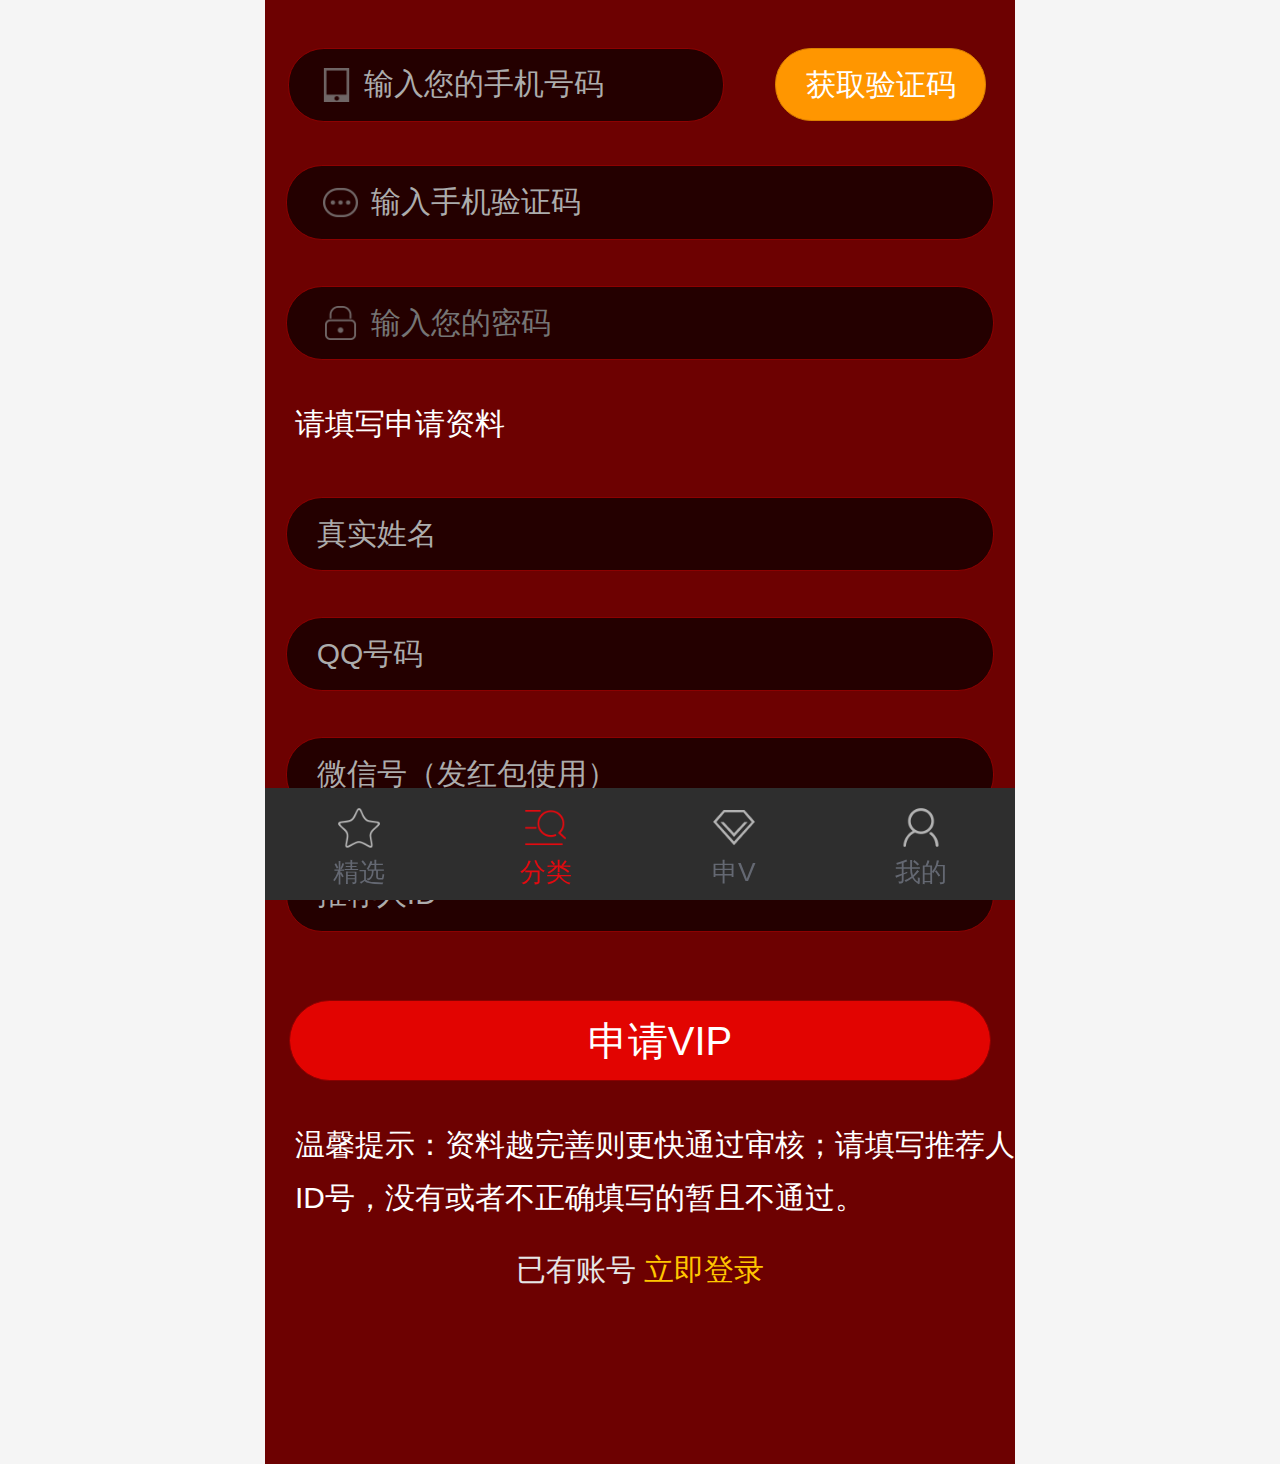
<file: apply_V.html>
﻿<!DOCTYPE html>
<html>
<head>
<meta http-equiv="Content-Type" content="text/html; charset=utf-8" />
<meta name="viewport" content="width=device-width, initial-scale=1.0, minimum-scale=1.0, maximum-scale=1.0, user-scalable=no" />
<meta name="format-detection" content="telephone=no" />
<meta name="apple-mobile-web-app-capable" content="yes" />
<title>申V页</title>
<link rel="stylesheet" type="text/css" href="css/publice.css"/>
<link rel="stylesheet" type="text/css" href="css/style.css"/>
<link rel="stylesheet" href="css/swiper.min.css">
<script src="js/jquery-1.10.1.min.js" type="text/javascript"></script>
<script type="text/javascript">        
	fnResize();
	var evt = "onorientationchange" in window ? "orientationchange" : "resize";
	window.addEventListener("resize", function() {
	    fnResize()
	}, false);
	function fnResize(){
	    var docWidth = document.documentElement.clientWidth,
	            body = document.getElementsByTagName('html')[0];
	if(docWidth >= 750) docWidth = 749;
	body.style.fontSize = docWidth / 20 + 'px';
	}
</script> 
<script src="js/swiper.min.js"></script>
<script type="text/javascript" src="js/style.js" ></script>
</head>
<body>
<div class="ts-wrap">
	<div class="apply_con">
		<p><input type="text" value="输入您的手机号码" class="testD text" onClick="test5()" onblur="test6()"  id="testC" /><a href="#" class="yzm">获取验证码</a></p>	
		<input type="text" value="输入手机验证码" class="testE text" onClick="test7()" onblur="test8()"  id="testD" />
		<input type="password" placeholder="输入您的密码" class="testF text"  onClick="test9()" onblur="test10()"  id="testE" />
		<p class="p1">请填写申请资料</p>
		<input type="text" value="真实姓名" class="testG text" onClick="testa()" onblur="testb()"  id="testF" />
		<input type="text" value="QQ号码" class="testH text"  onClick="testc()" onblur="testd()"  id="testG" />
		<input type="text" value="微信号（发红包使用）" class="testI text" onClick="teste()" onblur="testf()"  id="testH" />
		<input type="text" value="推荐人ID" class="testJ text"  onClick="testg()" onblur="testh()"  id="testI" />
		<input type="button" value="申请VIP" class="testK text" />
		<p class="p1">温馨提示：资料越完善则更快通过审核；请填写推荐人ID号，没有或者不正确填写的暂且不通过。</p>
		<p class="p2">已有账号 <a href="login.html">立即登录</a> </p>
	</div>
	<!--固定底部 S-->
	<div class="ts-bottom-fix">
		<div class="ts-inner-wrap">
			<ul class="clearfix">
				<li class="normal"><a href="index.html"><i class="ico ind"></i><span>精选</span></a></li>
				<li class="normal"><a href="category_page.html" class="cur"><i class="ico show"></i><span>分类</span></a></li>
				<li class="normal mrl"><a href="apply_V.html"><i class="ico con"></i><span>申V</span></a></li>
				<li class="normal"><a href="personal.html"><i class="ico shop"></i><span>我的</span></a></li>
			</ul>
		</div>
	</div>
	<!--固定底部 E-->
</div>	
</body>
</html>
</file>
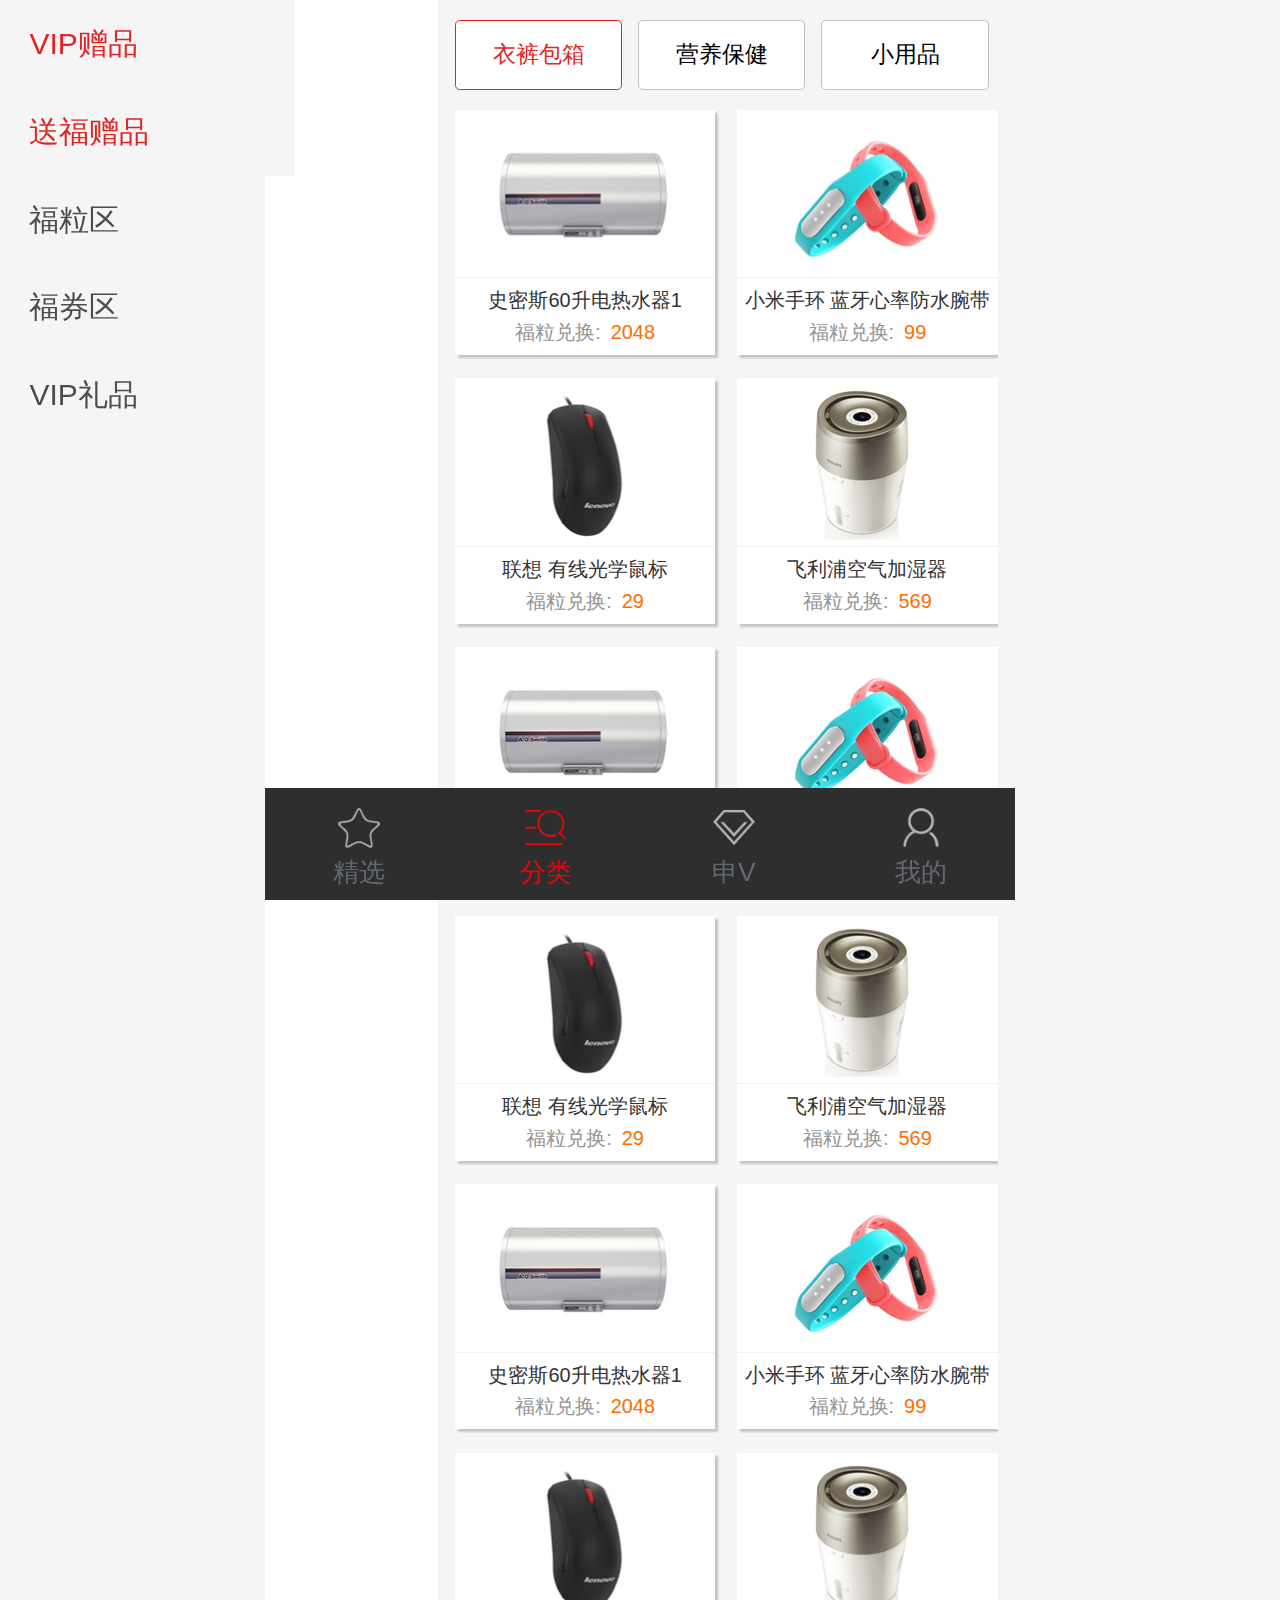
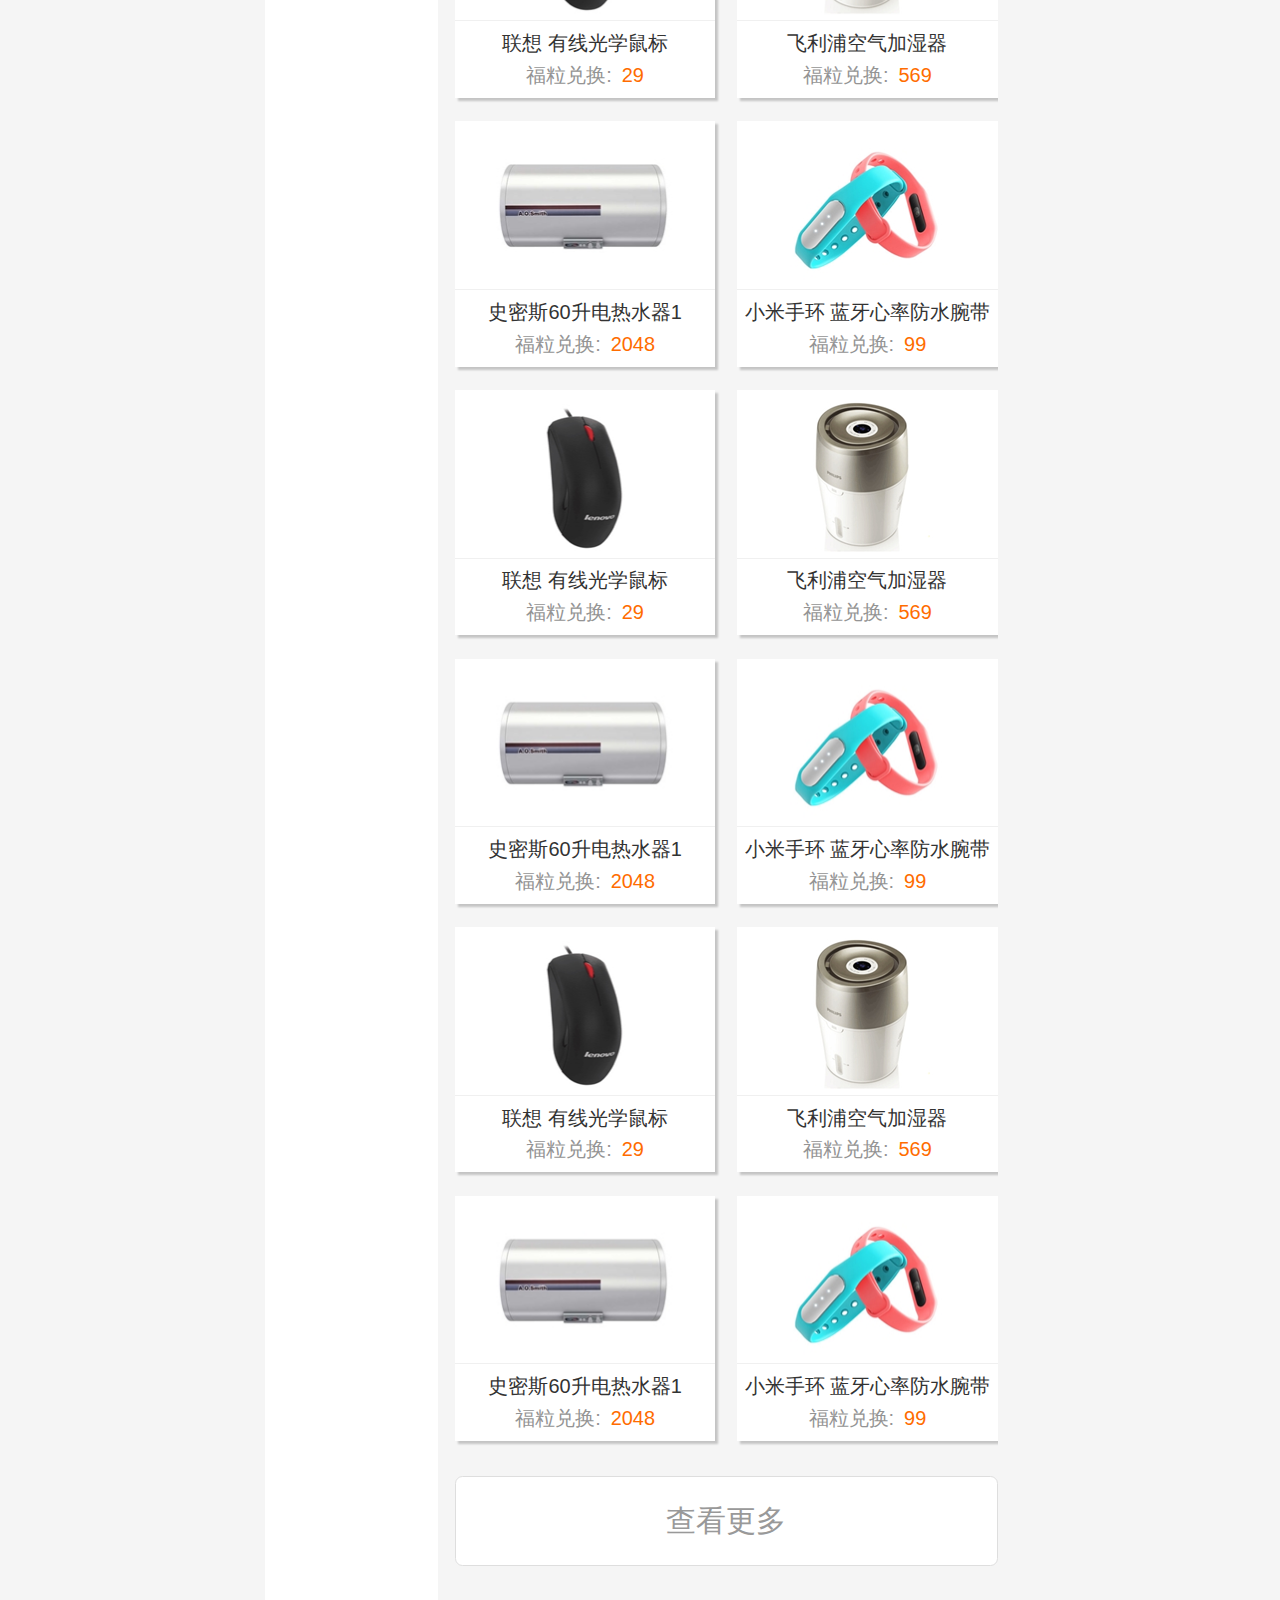
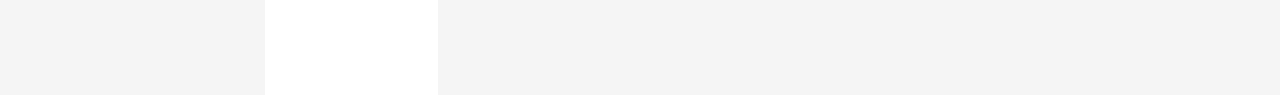
<file: category_page.html>
﻿<!DOCTYPE html>
<html>
<head>
<meta http-equiv="Content-Type" content="text/html; charset=utf-8" />
<meta name="viewport" content="width=device-width, initial-scale=1.0, minimum-scale=1.0, maximum-scale=1.0, user-scalable=no" />
<meta name="format-detection" content="telephone=no" />
<meta name="apple-mobile-web-app-capable" content="yes" />
<title>分类页</title>
<link rel="stylesheet" type="text/css" href="css/publice.css"/>
<link rel="stylesheet" type="text/css" href="css/style.css"/>
<link rel="stylesheet" href="css/swiper.min.css">
<script src="js/jquery-1.10.1.min.js" type="text/javascript"></script>
<script type="text/javascript">        
	fnResize();
	var evt = "onorientationchange" in window ? "orientationchange" : "resize";
	window.addEventListener("resize", function() {
	    fnResize()
	}, false);
	function fnResize(){
	    var docWidth = document.documentElement.clientWidth,
	            body = document.getElementsByTagName('html')[0];
	if(docWidth >= 750) docWidth = 749;
	body.style.fontSize = docWidth / 20 + 'px';
	}
</script> 
<script src="js/swiper.min.js"></script>
<script type="text/javascript" src="js/style.js" ></script>
<script type="text/javascript" src="js/jquery.js" ></script>
<script type="text/javascript" src="js/jquery.superslide.2.1.1.js" ></script>
<script type="text/javascript" src="js/style.js" ></script>
</head>
<body>
<div class="ts-wrap">
	<div class="category_con">
		<div class="category_l">
			<ul>
				<li>
					<a href="#">VIP赠品</a>
				</li>
				<li>
					<a href="#" class="cur">送福赠品</a>
				</li>
				<li>
					<a href="#">福粒区</a>
				</li>
				<li>
					<a href="#">福券区</a>
				</li>
				<li>
					<a href="#">VIP礼品</a>
				</li>
			</ul>
		</div>
		<div class="category_r">
			<div class="slideTxtBox_cate">
				<div class="hd">
					<ul><li>衣裤包箱</li><li>营养保健</li><li class="last">小用品</li></ul>
				</div>
				<div class="bd">
					<ul>
						<li>
							<dl>
								<dd>
									<a href="product_details.html">
										<img src="images/cate_pic1.png">
										<div class="wz">
											<h2>史密斯60升电热水器1</h2>
											<p>福粒兑换:<span>2048</span></p>
										</div>
									</a>
								</dd>
								<dd>
									<a href="product_details.html">
										<img src="images/cate_pic2.png">
										<div class="wz">
											<h2>小米手环 蓝牙心率防水腕带</h2>
											<p>福粒兑换:<span>99</span></p>
										</div>
									</a>
								</dd>
								<dd>
									<a href="product_details.html">
										<img src="images/cate_pic3.png">
										<div class="wz">
											<h2>联想 有线光学鼠标</h2>
											<p>福粒兑换:<span>29</span></p>
										</div>
									</a>
								</dd>
								<dd>
									<a href="product_details.html">
										<img src="images/cate_pic4.png">
										<div class="wz">
											<h2>飞利浦空气加湿器</h2>
											<p>福粒兑换:<span>569</span></p>
										</div>
									</a>
								</dd>
								<dd>
									<a href="product_details.html">
										<img src="images/cate_pic1.png">
										<div class="wz">
											<h2>史密斯60升电热水器1</h2>
											<p>福粒兑换:<span>2048</span></p>
										</div>
									</a>
								</dd>
								<dd>
									<a href="product_details.html">
										<img src="images/cate_pic2.png">
										<div class="wz">
											<h2>小米手环 蓝牙心率防水腕带</h2>
											<p>福粒兑换:<span>99</span></p>
										</div>
									</a>
								</dd>
								<dd>
									<a href="product_details.html">
										<img src="images/cate_pic3.png">
										<div class="wz">
											<h2>联想 有线光学鼠标</h2>
											<p>福粒兑换:<span>29</span></p>
										</div>
									</a>
								</dd>
								<dd>
									<a href="product_details.html">
										<img src="images/cate_pic4.png">
										<div class="wz">
											<h2>飞利浦空气加湿器</h2>
											<p>福粒兑换:<span>569</span></p>
										</div>
									</a>
								</dd>
								<dd>
									<a href="product_details.html">
										<img src="images/cate_pic1.png">
										<div class="wz">
											<h2>史密斯60升电热水器1</h2>
											<p>福粒兑换:<span>2048</span></p>
										</div>
									</a>
								</dd>
								<dd>
									<a href="product_details.html">
										<img src="images/cate_pic2.png">
										<div class="wz">
											<h2>小米手环 蓝牙心率防水腕带</h2>
											<p>福粒兑换:<span>99</span></p>
										</div>
									</a>
								</dd>
								<dd>
									<a href="product_details.html">
										<img src="images/cate_pic3.png">
										<div class="wz">
											<h2>联想 有线光学鼠标</h2>
											<p>福粒兑换:<span>29</span></p>
										</div>
									</a>
								</dd>
								<dd>
									<a href="product_details.html">
										<img src="images/cate_pic4.png">
										<div class="wz">
											<h2>飞利浦空气加湿器</h2>
											<p>福粒兑换:<span>569</span></p>
										</div>
									</a>
								</dd>
								<dd>
									<a href="product_details.html">
										<img src="images/cate_pic1.png">
										<div class="wz">
											<h2>史密斯60升电热水器1</h2>
											<p>福粒兑换:<span>2048</span></p>
										</div>
									</a>
								</dd>
								<dd>
									<a href="product_details.html">
										<img src="images/cate_pic2.png">
										<div class="wz">
											<h2>小米手环 蓝牙心率防水腕带</h2>
											<p>福粒兑换:<span>99</span></p>
										</div>
									</a>
								</dd>
								<dd>
									<a href="product_details.html">
										<img src="images/cate_pic3.png">
										<div class="wz">
											<h2>联想 有线光学鼠标</h2>
											<p>福粒兑换:<span>29</span></p>
										</div>
									</a>
								</dd>
								<dd>
									<a href="product_details.html">
										<img src="images/cate_pic4.png">
										<div class="wz">
											<h2>飞利浦空气加湿器</h2>
											<p>福粒兑换:<span>569</span></p>
										</div>
									</a>
								</dd>
								<dd>
									<a href="product_details.html">
										<img src="images/cate_pic1.png">
										<div class="wz">
											<h2>史密斯60升电热水器1</h2>
											<p>福粒兑换:<span>2048</span></p>
										</div>
									</a>
								</dd>
								<dd>
									<a href="product_details.html">
										<img src="images/cate_pic2.png">
										<div class="wz">
											<h2>小米手环 蓝牙心率防水腕带</h2>
											<p>福粒兑换:<span>99</span></p>
										</div>
									</a>
								</dd>
								<dd>
									<a href="product_details.html">
										<img src="images/cate_pic3.png">
										<div class="wz">
											<h2>联想 有线光学鼠标</h2>
											<p>福粒兑换:<span>29</span></p>
										</div>
									</a>
								</dd>
								<dd>
									<a href="product_details.html">
										<img src="images/cate_pic4.png">
										<div class="wz">
											<h2>飞利浦空气加湿器</h2>
											<p>福粒兑换:<span>569</span></p>
										</div>
									</a>
								</dd>
								<dd>
									<a href="product_details.html">
										<img src="images/cate_pic1.png">
										<div class="wz">
											<h2>史密斯60升电热水器1</h2>
											<p>福粒兑换:<span>2048</span></p>
										</div>
									</a>
								</dd>
								<dd>
									<a href="product_details.html">
										<img src="images/cate_pic2.png">
										<div class="wz">
											<h2>小米手环 蓝牙心率防水腕带</h2>
											<p>福粒兑换:<span>99</span></p>
										</div>
									</a>
								</dd>
							</dl>
							<div class="more"><a style="cursor: pointer;" onclick="javascipt:;">查看更多</a></div>
						</li>
					</ul>
					<ul>
						<li>
							<dl>
								<dd>
									<a href="product_details.html">
										<img src="images/cate_pic1.png">
										<div class="wz">
											<h2>史密斯60升电热水器2</h2>
											<p>福粒兑换:<span>2048</span></p>
										</div>
									</a>
								</dd>
								<dd>
									<a href="product_details.html">
										<img src="images/cate_pic2.png">
										<div class="wz">
											<h2>小米手环 蓝牙心率防水腕带</h2>
											<p>福粒兑换:<span>99</span></p>
										</div>
									</a>
								</dd>
								<dd>
									<a href="product_details.html">
										<img src="images/cate_pic3.png">
										<div class="wz">
											<h2>联想 有线光学鼠标</h2>
											<p>福粒兑换:<span>29</span></p>
										</div>
									</a>
								</dd>
								<dd>
									<a href="product_details.html">
										<img src="images/cate_pic4.png">
										<div class="wz">
											<h2>飞利浦空气加湿器</h2>
											<p>福粒兑换:<span>569</span></p>
										</div>
									</a>
								</dd>
								<dd>
									<a href="product_details.html">
										<img src="images/cate_pic1.png">
										<div class="wz">
											<h2>史密斯60升电热水器1</h2>
											<p>福粒兑换:<span>2048</span></p>
										</div>
									</a>
								</dd>
								<dd>
									<a href="product_details.html">
										<img src="images/cate_pic2.png">
										<div class="wz">
											<h2>小米手环 蓝牙心率防水腕带</h2>
											<p>福粒兑换:<span>99</span></p>
										</div>
									</a>
								</dd>
								<dd>
									<a href="product_details.html">
										<img src="images/cate_pic3.png">
										<div class="wz">
											<h2>联想 有线光学鼠标</h2>
											<p>福粒兑换:<span>29</span></p>
										</div>
									</a>
								</dd>
								<dd>
									<a href="product_details.html">
										<img src="images/cate_pic4.png">
										<div class="wz">
											<h2>飞利浦空气加湿器</h2>
											<p>福粒兑换:<span>569</span></p>
										</div>
									</a>
								</dd>
								<dd>
									<a href="product_details.html">
										<img src="images/cate_pic1.png">
										<div class="wz">
											<h2>史密斯60升电热水器1</h2>
											<p>福粒兑换:<span>2048</span></p>
										</div>
									</a>
								</dd>
								<dd>
									<a href="product_details.html">
										<img src="images/cate_pic2.png">
										<div class="wz">
											<h2>小米手环 蓝牙心率防水腕带</h2>
											<p>福粒兑换:<span>99</span></p>
										</div>
									</a>
								</dd>
								<dd>
									<a href="product_details.html">
										<img src="images/cate_pic3.png">
										<div class="wz">
											<h2>联想 有线光学鼠标</h2>
											<p>福粒兑换:<span>29</span></p>
										</div>
									</a>
								</dd>
								<dd>
									<a href="product_details.html">
										<img src="images/cate_pic4.png">
										<div class="wz">
											<h2>飞利浦空气加湿器</h2>
											<p>福粒兑换:<span>569</span></p>
										</div>
									</a>
								</dd>
								<dd>
									<a href="product_details.html">
										<img src="images/cate_pic1.png">
										<div class="wz">
											<h2>史密斯60升电热水器1</h2>
											<p>福粒兑换:<span>2048</span></p>
										</div>
									</a>
								</dd>
								<dd>
									<a href="product_details.html">
										<img src="images/cate_pic2.png">
										<div class="wz">
											<h2>小米手环 蓝牙心率防水腕带</h2>
											<p>福粒兑换:<span>99</span></p>
										</div>
									</a>
								</dd>
								<dd>
									<a href="product_details.html">
										<img src="images/cate_pic3.png">
										<div class="wz">
											<h2>联想 有线光学鼠标</h2>
											<p>福粒兑换:<span>29</span></p>
										</div>
									</a>
								</dd>
								<dd>
									<a href="product_details.html">
										<img src="images/cate_pic4.png">
										<div class="wz">
											<h2>飞利浦空气加湿器</h2>
											<p>福粒兑换:<span>569</span></p>
										</div>
									</a>
								</dd>
								<dd>
									<a href="product_details.html">
										<img src="images/cate_pic1.png">
										<div class="wz">
											<h2>史密斯60升电热水器1</h2>
											<p>福粒兑换:<span>2048</span></p>
										</div>
									</a>
								</dd>
								<dd>
									<a href="product_details.html">
										<img src="images/cate_pic2.png">
										<div class="wz">
											<h2>小米手环 蓝牙心率防水腕带</h2>
											<p>福粒兑换:<span>99</span></p>
										</div>
									</a>
								</dd>
								<dd>
									<a href="product_details.html">
										<img src="images/cate_pic3.png">
										<div class="wz">
											<h2>联想 有线光学鼠标</h2>
											<p>福粒兑换:<span>29</span></p>
										</div>
									</a>
								</dd>
								<dd>
									<a href="product_details.html">
										<img src="images/cate_pic4.png">
										<div class="wz">
											<h2>飞利浦空气加湿器</h2>
											<p>福粒兑换:<span>569</span></p>
										</div>
									</a>
								</dd>
								<dd>
									<a href="product_details.html">
										<img src="images/cate_pic1.png">
										<div class="wz">
											<h2>史密斯60升电热水器1</h2>
											<p>福粒兑换:<span>2048</span></p>
										</div>
									</a>
								</dd>
								<dd>
									<a href="product_details.html">
										<img src="images/cate_pic2.png">
										<div class="wz">
											<h2>小米手环 蓝牙心率防水腕带</h2>
											<p>福粒兑换:<span>99</span></p>
										</div>
									</a>
								</dd>
							</dl>
							<div class="more"><a style="cursor: pointer;" onclick="javascipt:;">查看更多</a></div>
						</li>
					</ul>
					<ul>
						<li>
							<dl>
								<dd>
									<a href="product_details.html">
										<img src="images/cate_pic1.png">
										<div class="wz">
											<h2>史密斯60升电热水器3</h2>
											<p>福粒兑换:<span>2048</span></p>
										</div>
									</a>
								</dd>
								<dd>
									<a href="product_details.html">
										<img src="images/cate_pic2.png">
										<div class="wz">
											<h2>小米手环 蓝牙心率防水腕带</h2>
											<p>福粒兑换:<span>99</span></p>
										</div>
									</a>
								</dd>
								<dd>
									<a href="product_details.html">
										<img src="images/cate_pic3.png">
										<div class="wz">
											<h2>联想 有线光学鼠标</h2>
											<p>福粒兑换:<span>29</span></p>
										</div>
									</a>
								</dd>
								<dd>
									<a href="product_details.html">
										<img src="images/cate_pic4.png">
										<div class="wz">
											<h2>飞利浦空气加湿器</h2>
											<p>福粒兑换:<span>569</span></p>
										</div>
									</a>
								</dd>
								<dd>
									<a href="product_details.html">
										<img src="images/cate_pic1.png">
										<div class="wz">
											<h2>史密斯60升电热水器1</h2>
											<p>福粒兑换:<span>2048</span></p>
										</div>
									</a>
								</dd>
								<dd>
									<a href="product_details.html">
										<img src="images/cate_pic2.png">
										<div class="wz">
											<h2>小米手环 蓝牙心率防水腕带</h2>
											<p>福粒兑换:<span>99</span></p>
										</div>
									</a>
								</dd>
								<dd>
									<a href="product_details.html">
										<img src="images/cate_pic3.png">
										<div class="wz">
											<h2>联想 有线光学鼠标</h2>
											<p>福粒兑换:<span>29</span></p>
										</div>
									</a>
								</dd>
								<dd>
									<a href="product_details.html">
										<img src="images/cate_pic4.png">
										<div class="wz">
											<h2>飞利浦空气加湿器</h2>
											<p>福粒兑换:<span>569</span></p>
										</div>
									</a>
								</dd>
								<dd>
									<a href="product_details.html">
										<img src="images/cate_pic1.png">
										<div class="wz">
											<h2>史密斯60升电热水器1</h2>
											<p>福粒兑换:<span>2048</span></p>
										</div>
									</a>
								</dd>
								<dd>
									<a href="product_details.html">
										<img src="images/cate_pic2.png">
										<div class="wz">
											<h2>小米手环 蓝牙心率防水腕带</h2>
											<p>福粒兑换:<span>99</span></p>
										</div>
									</a>
								</dd>
								<dd>
									<a href="product_details.html">
										<img src="images/cate_pic3.png">
										<div class="wz">
											<h2>联想 有线光学鼠标</h2>
											<p>福粒兑换:<span>29</span></p>
										</div>
									</a>
								</dd>
								<dd>
									<a href="product_details.html">
										<img src="images/cate_pic4.png">
										<div class="wz">
											<h2>飞利浦空气加湿器</h2>
											<p>福粒兑换:<span>569</span></p>
										</div>
									</a>
								</dd>
								<dd>
									<a href="product_details.html">
										<img src="images/cate_pic1.png">
										<div class="wz">
											<h2>史密斯60升电热水器1</h2>
											<p>福粒兑换:<span>2048</span></p>
										</div>
									</a>
								</dd>
								<dd>
									<a href="product_details.html">
										<img src="images/cate_pic2.png">
										<div class="wz">
											<h2>小米手环 蓝牙心率防水腕带</h2>
											<p>福粒兑换:<span>99</span></p>
										</div>
									</a>
								</dd>
								<dd>
									<a href="product_details.html">
										<img src="images/cate_pic3.png">
										<div class="wz">
											<h2>联想 有线光学鼠标</h2>
											<p>福粒兑换:<span>29</span></p>
										</div>
									</a>
								</dd>
								<dd>
									<a href="product_details.html">
										<img src="images/cate_pic4.png">
										<div class="wz">
											<h2>飞利浦空气加湿器</h2>
											<p>福粒兑换:<span>569</span></p>
										</div>
									</a>
								</dd>
								<dd>
									<a href="product_details.html">
										<img src="images/cate_pic1.png">
										<div class="wz">
											<h2>史密斯60升电热水器1</h2>
											<p>福粒兑换:<span>2048</span></p>
										</div>
									</a>
								</dd>
								<dd>
									<a href="product_details.html">
										<img src="images/cate_pic2.png">
										<div class="wz">
											<h2>小米手环 蓝牙心率防水腕带</h2>
											<p>福粒兑换:<span>99</span></p>
										</div>
									</a>
								</dd>
								<dd>
									<a href="product_details.html">
										<img src="images/cate_pic3.png">
										<div class="wz">
											<h2>联想 有线光学鼠标</h2>
											<p>福粒兑换:<span>29</span></p>
										</div>
									</a>
								</dd>
								<dd>
									<a href="product_details.html">
										<img src="images/cate_pic4.png">
										<div class="wz">
											<h2>飞利浦空气加湿器</h2>
											<p>福粒兑换:<span>569</span></p>
										</div>
									</a>
								</dd>
								<dd>
									<a href="product_details.html">
										<img src="images/cate_pic1.png">
										<div class="wz">
											<h2>史密斯60升电热水器1</h2>
											<p>福粒兑换:<span>2048</span></p>
										</div>
									</a>
								</dd>
								<dd>
									<a href="product_details.html">
										<img src="images/cate_pic2.png">
										<div class="wz">
											<h2>小米手环 蓝牙心率防水腕带</h2>
											<p>福粒兑换:<span>99</span></p>
										</div>
									</a>
								</dd>
							</dl>
							<div class="more"><a style="cursor: pointer;" onclick="javascipt:;">查看更多</a></div>
						</li>
					</ul>
				</div>
			</div>
		</div>
	</div>
	<!--固定底部 S-->
	<div class="ts-bottom-fix">
		<div class="ts-inner-wrap">
			<ul class="clearfix">
				<li class="normal"><a href="index.html"><i class="ico ind"></i><span>精选</span></a></li>
				<li class="normal"><a href="category_page.html" class="cur"><i class="ico show"></i><span>分类</span></a></li>
				<li class="normal mrl"><a href="apply_V.html"><i class="ico con"></i><span>申V</span></a></li>
				<li class="normal"><a href="personal.html"><i class="ico shop"></i><span>我的</span></a></li>
			</ul>
		</div>
	</div>
	<!--固定底部 E-->
</div>
</body>
</html>
<script type="text/javascript">
	$('.more').click(function() {
		var html = '<dd style="display:none;" class="new"><a href="#"><img src="images/cate_pic1.png"><div class="wz"><h2>史密斯60升电热水器</h2><p>福粒兑换:<span>2048</span></p></div></a></dd>'
		html += html;
		html += html;
		$('.slideTxtBox_cate .bd dl').append(html);
		$('.slideTxtBox_cate .bd dl').find('.new').fadeIn(1000);
	});
</script>
</file>
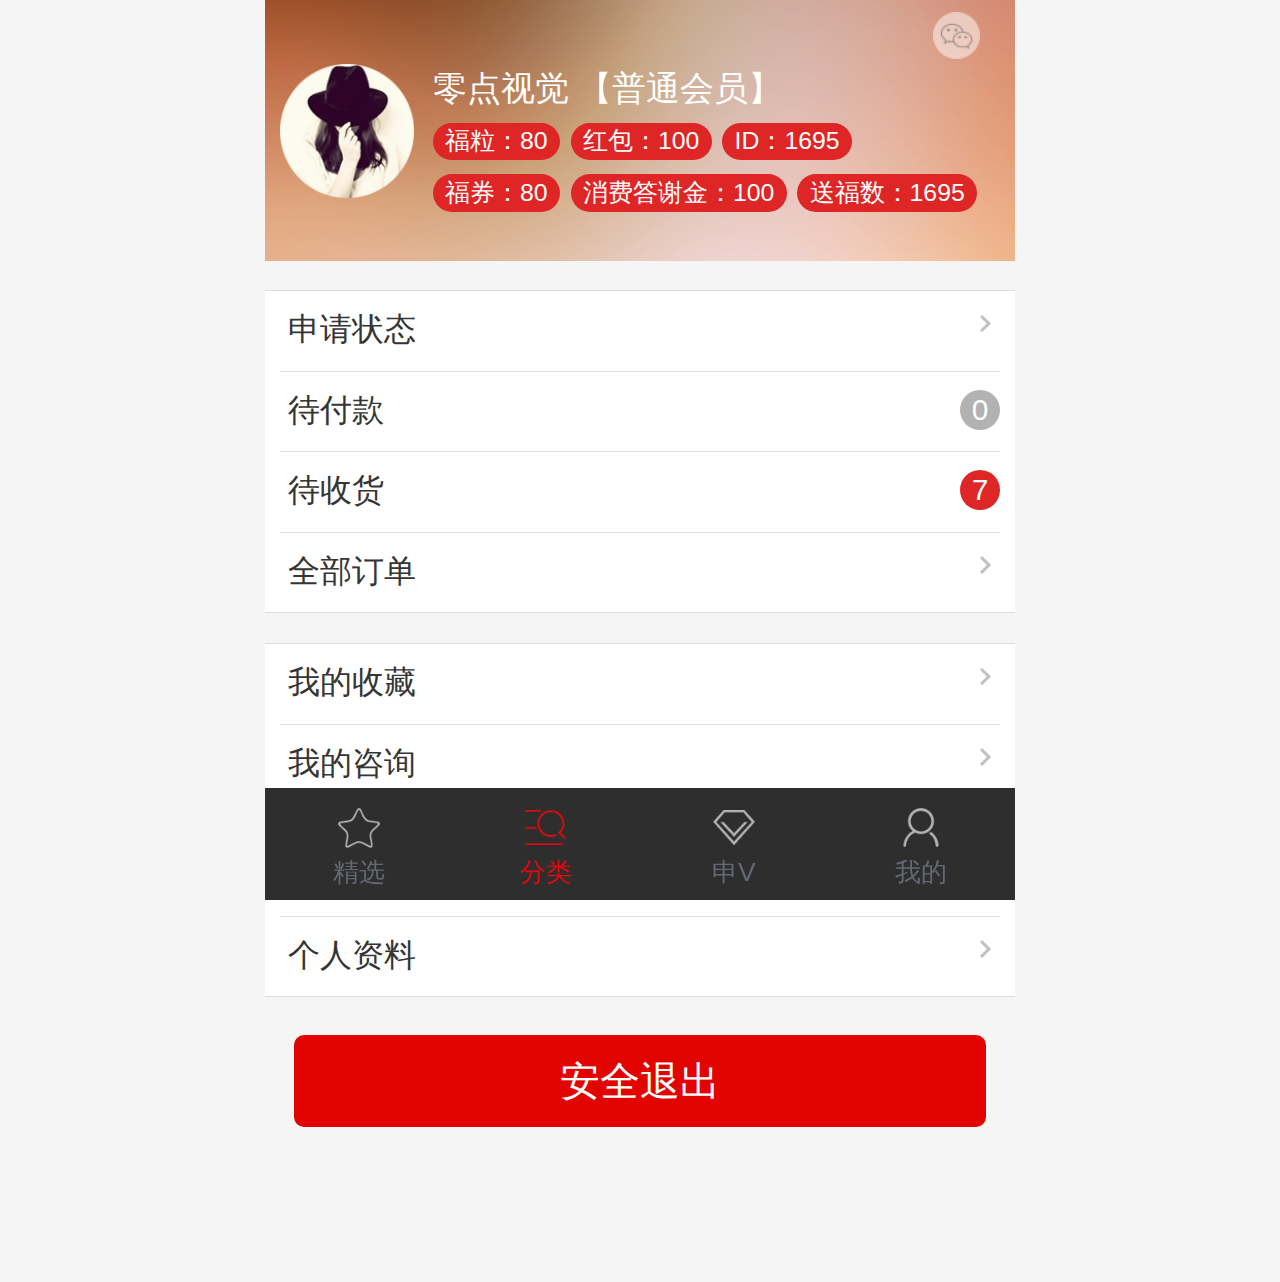
<file: personal.html>
﻿<!DOCTYPE html>
<html>
<head>
<meta http-equiv="Content-Type" content="text/html; charset=utf-8" />
<meta name="viewport" content="width=device-width, initial-scale=1.0, minimum-scale=1.0, maximum-scale=1.0, user-scalable=no" />
<meta name="format-detection" content="telephone=no" />
<meta name="apple-mobile-web-app-capable" content="yes" />
<title>个人中心页</title>
<link rel="stylesheet" type="text/css" href="css/publice.css"/>
<link rel="stylesheet" type="text/css" href="css/style.css"/>
<link rel="stylesheet" href="css/swiper.min.css">
<script src="js/jquery-1.10.1.min.js" type="text/javascript"></script>
<script type="text/javascript">        
	fnResize();
	var evt = "onorientationchange" in window ? "orientationchange" : "resize";
	window.addEventListener("resize", function() {
	    fnResize()
	}, false);
	function fnResize(){
	    var docWidth = document.documentElement.clientWidth,
	            body = document.getElementsByTagName('html')[0];
	if(docWidth >= 750) docWidth = 749;
	body.style.fontSize = docWidth / 20 + 'px';
	}
</script> 
<script src="js/swiper.min.js"></script>
<script type="text/javascript" src="js/style.js" ></script>
</head>
<body>
<div class="ts-wrap">
	<div class="personal_top">
		<div class="per_tp">
			<img src="images/pers_pic1.png">
		</div>
		<div class="pers_wz">
			<p>零点视觉 【普通会员】</p>
			<div class="tag">
				<span>福粒：80</span>
				<span>红包：100</span>
				<span>ID：1695</span>
			</div>
			<div class="tag">
				<span>福券：80</span>
				<span>消费答谢金：100</span>
				<span>送福数：1695</span>
			</div>
		</div>
		<div class="ewm">
			<ul id="social" class="social">
				<li class="slist"> 
			      	<a class="sfocus weixin" href="javascript:void(0);"><img src="images/wx_icon.png"></a>
			        <div class="fadin fadina">
						<img src="images/ewm_pic.png">
					</div>
			    </li>
			</ul>
		</div>
	</div>
	<div class="personal_mid">
		<ul>
			<li>
				<p>申请状态</p><span><img src="images/arrow.png"></span>
			</li>
			<li>
				<p>待付款</p><span class="sz colora">0</span>
			</li>
			<li>
				<p>待收货</p><span class="sz colorb">7</span>
			</li>
			<li class="last">
				<p>全部订单</p><span><img src="images/arrow.png"></span>
			</li>
		</ul>
	</div>
	<div class="personal_mid">
		<ul>
			<li>
				<p>我的收藏</p><span><img src="images/arrow.png"></span>
			</li>
			<li class="last">
				<p>我的咨询</p><span><img src="images/arrow.png"></span>
			</li>
		</ul>
	</div>
	<div class="personal_mid">
		<ul>
			<li>
				<p>我的收货地址</p><span><img src="images/arrow.png"></span>
			</li>
			<li class="last">
				<p>个人资料</p><span><img src="images/arrow.png"></span>
			</li>
		</ul>
	</div>
	<div class="personal_bot">
		<input type="button" value="安全退出" class="aqtc" />
	</div>
	
	<!--固定底部 S-->
	<div class="ts-bottom-fix">
		<div class="ts-inner-wrap">
			<ul class="clearfix">
				<li class="normal"><a href="index.html"><i class="ico ind"></i><span>精选</span></a></li>
				<li class="normal"><a href="category_page.html" class="cur"><i class="ico show"></i><span>分类</span></a></li>
				<li class="normal mrl"><a href="apply_V.html"><i class="ico con"></i><span>申V</span></a></li>
				<li class="normal"><a href="personal.html"><i class="ico shop"></i><span>我的</span></a></li>
			</ul>
		</div>
	</div>
	<!--固定底部 E-->
</div>
</body>
</html>
<script>
	var mark=1;
	$(".slist").bind("click", function(){
		if(mark==1){//把他展开
			$(this).children('.fadin').fadeIn();
			mark=2;
		}else if(mark==2){//收缩
			$(this).children('.fadin').fadeOut();
			mark=1;
		}
	});
</script>
</file>
<file: css/style.css>
﻿/*首页*/
.ts-wrap{ min-width: 320px; max-width: 750px; margin: 0 auto;}
/*top*/
.topWrap{
	width: 96%;
	height: 3.0703em;
	padding: 0 2%;
	margin: 0 auto;
	overflow: hidden;
	line-height:2.9703em;
	position: relative;
	background:#fff;
	box-shadow: 5px 5px 5px rgba(0,0,0,0.1);
}
.topWrap ul li{
	display: inline-block;
	width: 19%;
	text-align: center;
	font-size: 1.2793em;
}
.topWrap ul li a{
	display: block;
	color: #505050;
	border-bottom:2px solid #fff;
}
.topWrap ul li:hover a,
.topWrap ul li.cur a{
	color: #e70000;
	border-bottom:2px solid #e70000;
}
/* 滑动焦点图 */
.swiper-container {
	height: auto;
	width: 100%;
	text-align: center;
	margin: 0 auto;
	position: relative;
	overflow: hidden;
	z-index: 5;
}

.swiper-wrapper {
	position: relative;
	z-index: 10;
}

.swiper-slide {
	position: relative;
	text-align: center;
	float: left;
}
.swiper-slide img {
	width: 100%;
	vertical-align: middle;
	position: relative;
}

.swiper-pagination {
	position: absolute;
	text-align: center;
	transition: all 300ms ease 0s;
	transform: translate3d(0px, 0px, 0px);
	z-index: 10;
	bottom: 1em;
	left: 0px;
	width: 100%;
}

.swiper-pagination-switch {
	width: 0.46em;
	height: 0.46em;
	display: inline-block;
	border-radius: 50%;
	background: #fff;
	opacity: 0.6;
	margin: 0 0.3em;
}

.swiper-active-switch {
	opacity: 1;
	background: #fff;
}
/*分类导航*/
.ts-fenlei-nav {
	background: #fff;
	margin: 0 auto;
	border-bottom: 1px solid #e0e0e0;
}

.ts-fenlei-nav ul li {
	float: left;
	width: 25%;
	text-align: center;
	padding: 1.125em 0;
}

.ts-fenlei-nav ul li a {
	display: block;
}

.ts-fenlei-nav ul li span {
	display: block;
	color: #464646;
	font-size: 1.1087em;
}

.ts-fenlei-nav ul li i {
	display: inline-block;
	width: 4.74em;
	height: 4.75em;
	margin: 0 auto 0.5em;
}

.ts-fenlei-nav ul li i.ico-shop {
	background: url(../images/class_pic1.png) no-repeat;
	background-size: 100%;
}

.ts-fenlei-nav ul li i.ico-dea {
	background: url(../images/class_pic2.png) no-repeat;
	background-size: 100%;
}

.ts-fenlei-nav ul li i.ico-show {
	background: url(../images/class_pic3.png) no-repeat;
	background-size: 100%;
}

.ts-fenlei-nav ul li i.ico-hon {
	background: url(../images/class_pic4.png) no-repeat;
	background-size: 100%;
}

/*茶品图片*/
.goods_picALL{
	margin-top: 1em;
	background: #fff;
	padding-bottom: 1em;
	border-top: 1px solid #e4e4e4;
}
.goods_picALL .title{
	margin: 0 1%;
	padding-top: 0.86em;
}
.goods_picALL .title h2{
	background: url(../images/title_bg.png) no-repeat 0 0;
	background-size: 100%;
	height: auto;
	font-size:1.2793em;
	color: #383838;
	text-align: center;
	line-height: 2em;
}
.goods_picALL .titlea h2{
	background: url(../images/title_bg1.png) no-repeat 0 0;
	background-size: 100%;
}
.goods_picALL .titleb h2{
	background: url(../images/title_bg2.png) no-repeat 0 0;
	background-size: 100%;
	line-height: 3.7100em;
}
.goods_picALL .title p{
	width: 96%;
	margin:0em auto 0;
	font-size: 1.02em;
	color: #dd2626;
	text-align: center;
	line-height: 1.5em;
}

.goods_picALL .goods-cont ul {
	margin: 1.2% 2%;
	padding-bottom: 1em;
}

.goods_picALL .goods-cont li {
	float: left;
	width: 100%;
	overflow: hidden;
	position: relative;
	margin: 1em auto 0;
	text-align: center;
}

.goods_picALL .goods-cont li img {
	display:block;
	width: 100%;
}
.goods_picALL .goods-cont li p{
	font-size:1.1087em ;
	color: #262626;
	margin-top: 0.42em;
}

.goods_picALL .more {
	width:96%;
	margin: 0 auto;
	height:2.5379em;
	text-align: center;
	font-size:1.4498em ;
	line-height:2.5379em;
	background: #f9f9f9;
	border: 1px solid #c8c8c8;
	border-radius:0.35em;
	margin-top:2%;
}

.goods_picALL .more a {
	display: block;
	color: #5e5e5e;
}

/*常见问题*/
.common_problem{
	padding-bottom: 0em;
	border-bottom: 1px solid #e4e4e4;
}
.problem_con{
	width: 100%;
	margin:0.7575em auto 0;
	height: auto;
	overflow: hidden;	
}
.problem_con ul li{
	display: block;
	width: 96%;
	margin: 0 auto;
	padding:1em  0;
	border-bottom: 1px solid #e6e6e6;
}
.problem_con ul li.last{
	border-bottom: none;
}
.problem_con ul li h2{
	font-size: 1.1940em;
	color: #dd2626;
	margin-bottom: 0.45em;
}
.problem_con ul li h2 em{
	display: inline-block;
	width:1.2940em;
	height: 1.1940em;
	background: url(../images/prob_icon.png) no-repeat 0 0;
	background-size: 100%;
	position: relative;
	top: 0.25em;
	margin-right: 0.45em;
}
.problem_con ul li p{
	font-size: 1.02em;
	color: #666666;
	line-height: 1.7em;
}

/*贴心服务*/

.server_con {
	width: 96%;
	background: #fff;
	margin: 0 auto;
	height: auto;
}

.server_con ul li {
	float: left;
	width:33%;
	text-align: center;
	padding: 1.125em 0;
}

.server_con ul li a {
	display: block;
}
.server_con ul li span {
	display: block;
	color: #464646;
	font-size: 1.1087em;
}

.server_con ul li i {
	display: inline-block;
	width:3.8379em;
	height:3.8379em;
	margin: 0 auto 0.5em;
}

.server_con ul li i.ico-shop {
	background: url(../images/server_icon1.png) no-repeat;
	background-size: 100%;
}

.server_con ul li i.ico-dea {
	background: url(../images/server_icon2.png) no-repeat;
	background-size: 100%;
}

.server_con ul li i.ico-show {
	background: url(../images/server_icon3.png) no-repeat;
	background-size: 100%;
}
.server_con .ewm{
	width: 100%;
	text-align: center;
	margin-bottom: 1.125em;
}
.server_con .ewm img{
	display: block;
	width:20%;
	position: relative;
	left: 50%;
	margin-left:-10%;
}
.server_con .ewm p{
	margin-top: 0.5em;
	color: #464646;
	font-size: 1.1087em;
}











.footer{
	width: 100%;
	height: auto;
	overflow: hidden;
	padding:1.53518em 0 ;
	background: #f5f5f5;
	margin-bottom:15%;
	text-align: center;
}
.footer p{
	font-size:1.02em;
	color: #848484;
	line-height: 1.5em;
}


/*fix-bottom*/
.ts-bottom-fix {
	position: fixed;
	bottom: 0;
	width: 100%;
	left: 0;
	z-index: 99;
}

.ts-bottom-fix .ts-inner-wrap {
	background: #2e2e2e;
	height: 4.8em;
	max-width: 750px;
	min-width: 320px;
	margin: 0 auto;
}

.ts-bottom-fix ul {
	position: relative;
	height: 100%;
}

.ts-bottom-fix ul li {
	float: left;
	text-align: center;
	font-size: 1.125em;
	width: 25%;
	height: 100%;
}

.ts-bottom-fix ul li a {
	display: block;
	width: 100%;
	height: 100%;
}

.ts-bottom-fix ul li i {
	display: block;
}

.ts-bottom-fix ul li.normal {
	margin: 0em auto;
	width: 25%;
}

.ts-bottom-fix ul li.normal i {
	width: 2em;
	height: 2em;
	margin:0.5em auto 0.2em;
	position: relative;
	font-style: normal;
}

.ts-bottom-fix ul li.normal i b {
	display: block;
	width: 1em;
	height: 1em;
	text-align: center;
	line-height: 1em;
	font-weight: normal;
	color: #fff;
	font-size: 0.8em;
	background: #ff4400;
	border-radius: 50%;
	-moz-border-radius: 50%;
	-webkit-border-radius: 50%;
	position: absolute;
	top: -0.2em;
	right: -0.3em;
}

.ts-bottom-fix ul li.normal i.ind {
	background: url(../images/foot_icon1.png) center center no-repeat;
	background-size: 1.9em auto;
}

.ts-bottom-fix ul li.normal i.show {
	background: url(../images/foot_icon2.png) center center no-repeat;
	background-size: 1.9em auto;
}

.ts-bottom-fix ul li.normal i.con {
	background: url(../images/foot_icon3.png) center center no-repeat;
	background-size: 1.9em auto;
}

.ts-bottom-fix ul li.normal i.shop {
	background: url(../images/foot_icon4.png) center center no-repeat;
	background-size: 1.9em auto;
}

.ts-bottom-fix ul li.normal span {
	color: #646872;
	font-style: normal;
}

.ts-bottom-fix ul li.normal a.cur span,
.ts-bottom-fix ul li.normal a:hover span {
	color: #e30a10;
}

.ts-bottom-fix ul li.normal a.cur i.ind,
.ts-bottom-fix ul li.normal a:hover i.ind {
	background: url(../images/foot_hicon1.png) center center no-repeat;
	background-size: 1.9em auto;
}

.ts-bottom-fix ul li.normal a.cur i.show,
.ts-bottom-fix ul li.normal a:hover i.show {
	background: url(../images/foot_hicon2.png) center center no-repeat;
	background-size: 1.9em auto;
}

.ts-bottom-fix ul li.normal a.cur i.con,
.ts-bottom-fix ul li.normal a:hover i.con {
	background: url(../images/foot_hicon3.png) center center no-repeat;
	background-size: 1.9em auto;
}

.ts-bottom-fix ul li.normal a.cur i.shop,
.ts-bottom-fix ul li.normal a:hover i.shop {
	background: url(../images/foot_hicon4.png) center center no-repeat;
	background-size: 1.9em auto;
}

.ts-bottom-fix ul li.normal:hover{
	background: #212121;
}

/*个人中心页*/
.personal_top{
	width: 96%;
	height:11.1300em;
	margin: 0 auto;
	background: url(../images/pers_bg.png) no-repeat 0 0;
	background-size: 100%;
	padding: 0 2%;
	overflow: hidden;
	position: relative;
	z-index: 1;
}
.personal_top .per_tp{
	width: 18.6%;
	float: left;
}
.personal_top img{
	display: inline-block;
	width:100%;
	margin-top: 2.7292em;
}
.personal_top .pers_wz{
	float:left ;
	margin-left:2.6%;
	width: 78.8%;
}
.personal_top .pers_wz p{
	display: block;
	font-size: 1.4498em;
	color: #ffffff;
	margin:2.1292em 0 0.5em 0;
}
.personal_top .pers_wz .tag{
	display: block;
	width: 100%;
	margin-bottom:0.6em;
}
.personal_top .pers_wz span{
	display: inline-block;
	padding: 0.25em 0.5em;
	border-radius:0.8em;
	background: #de2626;
	color: #fff;
	margin-right:0.1623em;
	font-size: 1.06em;
}
.personal_top .ewm{
	position: absolute;
	top: 0;
	right: 0;
	z-index: 2;
	width:20%;
	height:100%; 
}
.slist{
	display: block;
	position: relative; 
	z-index: 0; 
}
.slist.active{
	z-index: 9; 
}
.sfocus{
	display: block;
	width:100%;
	height:100%;
}
.ewm a.sfocus img{
	width: 2.0351em;
	height: 2.0351em;
	position: relative;
	margin-top: 0.5em;
	margin-left:45%;
}
.ewm .fadin{
	display: none;
	position: absolute;
}
.ewm .fadina{
	width:auto;
	height:auto;
	left:1.8em;
	text-align: center;
}
.ewm .fadina img{
	width:3.9791em;
	height: 3.9791em;
	margin-top: 0.7em;
}


.personal_mid{
	margin:1.2793em auto 0 ;
	width: 100%;
	border-top: 1px solid #dedede;
	border-bottom: 1px solid #dedede;
	background: #fff;
	overflow: hidden;
}
.personal_mid ul li{
	width: 96%;
	margin: 0 auto;
	line-height: 3.2673em;
	border-bottom: 1px solid #DEDEDE;
}
.personal_mid ul li.last{
	border: none;
}
.personal_mid ul li p{
	display: inline-block;
	font-size:1.3646em;
	color: #353535;
	width: 50%;
	text-align: left;
	text-indent: 0.25em;
}
.personal_mid ul li span{
	display: inline-block;
	text-align: right;
	float: right;
}
.personal_mid ul li span img{
	display: block;
	width: 80%;
	position: relative;
	top: 1em;
	right: 0.25em;
}
.personal_mid ul li span.sz{
	font-size: 1.2793em;
	color: #fff;
	border-radius: 50%;
	width: 1.3336em;
	height: 1.3336em;
	text-align: center;
	line-height: 1.3336em;
	margin-top: 0.6em;
}
.personal_mid ul li span.sz.colora{
	background: #b2b2b2;
}
.personal_mid ul li span.sz.colorb{
	background: #de2626;
}
.personal_bot{
	width: 96%;
	margin:1.6204em auto;
	height: auto;
	overflow: hidden;
	text-align: center;
	padding-bottom:5em;
}
.personal_bot input.aqtc{
	width:96%;
	margin: 0 auto;
	height: 2.3079em;
	text-align: center;
	line-height:2.3079em;
	color: #fff;
	font-size: 1.7057em;
	background: #e20401;
	border-radius: 0.25em;
}
/*简介页面*/
.brief_con{
	width: 100%;
	height: auto;
	margin: 0 auto;
	overflow: hidden;
	padding-bottom:4em;
}
.brief_con .item{
	width: 96%;
	margin: 0 auto;
	font-size:1.7057em;
	color: #232323;
	line-height: 2.7761em;
	border-bottom: 1px solid #DEDEDE;
	text-align: center;
	overflow: hidden;
}
.brief_con .item img{
	display: inline-block;
	width: 12%;
	margin-top: 0.42em;
}
.brief_mid{
	width: 100%;
	height:11.6844em;
	background: url(../images/title_bg4.png) no-repeat bottom center;
	background-size: 100%;
	text-align: center;
	overflow: hidden;
}
.brief_mid p{
	font-size: 1.2793em;
	color: #494949;
	line-height: 1.6em;
}
.brief_mid p.p1{
	margin-top: 1.7910em;
}
.brief_middle{
	width: 96%;
	margin: 2.388em auto 0;
}
.brief_middle .title{
	width: 100%;
	border-bottom: 1px solid #DEDEDE;
	text-align: center;
}
.brief_middle .title h2{
	display: inline-block;
	font-size: 1.5351em;
	color: #e20401;
	text-align: center;
	padding-bottom: 0.4em;
	border-bottom:2px solid #e20401;
}
.brief_middle p{
	font-size: 1.2793em;
	color: #3c3c3c;
	line-height: 1.5em;
	text-indent: 2em;
	margin-top:1.5em ;
}
.brief_bot{
	width: 100%;
	height: auto;
	margin:6.396em auto 3.8330em ;
	overflow: hidden;
}
.brief_bot img{
	display: block;
	width: 100%;
}
.brief_bot p{
	width: 96%;
	font-size: 1.2793em;
	color: #e20401;
	line-height: 1.6em;
	text-align: center;
}
.brief_bot p.p1{
	color: #3c3c3c;
	margin:1.5em auto 0;
}

/*登录页*/
.login_con{
	width: 100%;
	height: auto;
	margin: 0 auto;
	overflow: hidden;
	background: #f6f6f6;
	padding-bottom: 10em;
}
.login_con img {
	display: block;
	width:19.1897em;
	height: 10em;
	position: relative;
	left: 50%;
	margin-left:-9.59485em;
	margin-top: 3.4115em;
	margin-bottom:6.3965em ;
}
.login_con input.text{
	display: block;
	width: 23.5863em;
	height:2.4156em;
	margin: 0 auto 2.1321em;
	line-height: 2.0156em;
	border-radius:1.2em;
	font-size: 1.2793em;
	color: #929292;
}
.login_con input.testA{
	background:#ffffff url(../images/login_icon1.png) no-repeat 0.55em center;
	background-size:5%;
	text-indent:2em;
	border: 1px solid #dadada;
}
.login_con input.testB{
	background:#ffffff url(../images/login_icon2.png) no-repeat 0.55em center;
	background-size:5%;
	text-indent:2em;
	border: 1px solid #dadada;
}
.login_con input.testC{
	width:17.5863em;
	height:2.0156em;
	line-height: 2.0156em;
	margin-top: 1.7057em;
	background: #e20401;
	font-size:1.7057em ;
	color: #fff;
	cursor: pointer;
}
.login_con  p{
	text-align: center;
	font-size:1.1940em ;
	color: #acacac;
}
.login_con p a.sV{
	color: #e20401;
}
.login_con p span{
	margin-left:2.8em;
}
.login_con p span a{
	color: #acacac;
}

/*申V页面*/
.apply_con{
	width: 100%;
	height: auto;
	margin: 0 auto;
	overflow: hidden;
	background: #6d0101;
	padding: 0.5em 0 5em 0;
}
.apply_con p{
	width: 30.05863em;
	height:3.0703em;
	margin: 1.5351em auto 0;
}
.apply_con p a.yzm{
	float: left;
	margin-left:1em;
	width:7em;
	background: #ff9600;
	border: 1px solid #dc8100;
	height:2.3856em;
	border-radius:1.2em;
	font-size: 1.2793em;
	text-align: center;
	line-height:2.3856em;
	color: #fff;
	position: relative;
	right:-0.7em;
}
.apply_con input.text{
	display: block;
	width: 23.5863em;
	height:2.4156em;
	margin: 1.5351em auto 0;
	line-height: 2.0156em;
	border-radius:1.2em;
	font-size: 1.2793em;
	color: #acacac;
	background:#240000;
	border: 1px solid #8c0101;
	text-indent:1em;
}
.apply_con input.testD{
	width: 14.4840em;
	float: left;
	margin:0em 0 0 0;
	background:#240000 url(../images/apply_icon1.png) no-repeat 1em center;
	background-size:8%;
	text-indent: 2.5em;
}
.apply_con input.testE{
	background:#240000  url(../images/apply_icon2.png) no-repeat 1.2em center;
	background-size:5%;
	text-indent: 2.8em;
}
.apply_con input.testF{
	background:#240000  url(../images/apply_icon3.png) no-repeat 1.2em center;
	background-size:5%;
	text-indent: 2.8em;
}
.apply_con p.p1{
	width: 96%;
	margin: 1.2351em 2% 0 2%;
	height: auto;
	color: #fff;
	font-size: 1.2793em;
	margin-left: 1em;
	line-height: 1.8em;
}
.apply_con input.testK{
	width:17.5863em;
	height:2.0156em;
	line-height: 2.0156em;
	margin-top: 1.7057em;
	background: #e20401;
	font-size:1.7057em ;
	color: #fff;
	cursor: pointer;
}
.apply_con p.p2{
	width: 100%;
	text-align: center;
	color: #e6e6e6;
	font-size: 1.2793em;
	margin-top: 1em;
}
.apply_con p.p2 a{
	color: #ffc600;
	
}


/*商品详情页*/
.swiper-containerA {
	height: auto;
	width: 100%;
	text-align: center;
	margin: 0 auto;
	position: relative;
	overflow: hidden;
	z-index: 5;
}
.swiper-wrapper {
	position: relative;
	z-index: 10;
}
.swiper-paginationA {
	position: absolute;
	text-align: center;
	transition: all 300ms ease 0s;
	transform: translate3d(0px, 0px, 0px);
	z-index: 10;
	bottom: 1em;
	left: 0px;
	width: 100%;
}
.detail_pro{
	width: 96%;
	padding: 0 2%;
	margin: 0 auto;
	background: #ffffff;
	height: auto;
	overflow: hidden;
}
.detail_pro h2{
	margin: 1em 0 1em 0;
	font-size: 1.5351em;
	color: #232323;
}
.detail_pro p{
	font-size: 1.02em;
	color: #707070;
	line-height: 1.8em;
	text-align: justify;
}
.detail_pro p.text{
	margin-top: 1.2em;
	margin-bottom: 0.8em;
}
.detail_pro p.text span{
	font-size: 1.5351em;
	color: #e3000e;
	margin-right: 1em;
}
.detail_pro p.text b{
	color: #e4000f;
	margin-left:2.6em;
	font-weight: normal;
}
/*数量购买*/
.quantity_purchase{
	width: 96%;
	padding: 0 2%;
	margin-top: 1.02em;
	background: #ffffff;
	height: 5.2878em;
	line-height: 5.2878em;
	overflow: hidden;
}
.quantity_purchase .trdiv{
	float: left;
	width: auto;
	display: inline-block;
	overflow: hidden;
}
.quantity_purchase .trdiv label{
	font-size:1.4498em;
	color: #000000;
}
.quantity_purchase .trdiv input.button{
	width:2.1321em;
	height: 2.1321em;
	position: relative;
	top: 0.45em;
}
.quantity_purchase .trdiv input.button1{
	display: inline-block;
	background: url(../images/add_icon1.png) no-repeat 0 0;
	background-size: 100%;
}
.quantity_purchase .trdiv input.button2{
	display: inline-block;
	background: url(../images/reduce_icon1.png) no-repeat 0 0;
	background-size: 100%;
}
.quantity_purchase .trdiv input.qty_item{
	width: 3.7526em;
	height:1.6586em;
	border: 1px solid #d4d4d4;
	background: #fdfdfd;
	margin: 0 0.26em;
	text-align: center;
	line-height: 1.6586em;
	font-size: 1.4498em;
	color: #e4000f;
}
.quantity_purchase a{
	float:right;
	margin-right: 0;
	display: inline-block;
	width:6.5828em;
	height: 2.0703em;
	line-height: 2.0703em;
	text-align: center;
	font-size: 1.4498em;
	color: #fff;
	background: #ff9600;
	border-radius: 0.25em;
	margin-top:0.76em;
}
/*商品详情*/
.product_detali{
	width:100%;
	margin-top: 1.02em;
	background: #ffffff;
	height: auto;
	overflow: hidden;
}
.slideTxtBox_product {
	width: 100%;
	text-align: left;
}

.slideTxtBox_product .hd {
	height:4.0938em;
	line-height:4.0938em;
	border-bottom: 1px solid #dbdbdb;
	position: relative;
}

.slideTxtBox_product .hd ul {
	width: 96%;
	margin: 0 auto;
	height:4.0938em;
}

.slideTxtBox_product .hd ul li {
	float: left;
	padding: 0;
	width: 33.23%;
	font-size:1.5351em;
	color: #232323;
	text-align: center;
	cursor: pointer;
}

.slideTxtBox_product .hd ul li.on {
	color: #e6000f;
	border-bottom: 2px solid #e6000f;
}

.slideTxtBox_product .bd ul {
	padding: 15px;
	zoom: 1;
}
.slideTxtBox_product .bd li {
	height: auto;
	text-align: center;
	padding-bottom: 2em;
}
.slideTxtBox_product .bd li img{
	display: block;
	width: 100%;
}
/*通用分类页*/
.general_partition{
	width: 100%;
	height: auto;
	overflow: hidden;
	margin:0.42em auto 0;
}

.slideTxtBox_gener {
	width: 100%;
	text-align: left;
}

.slideTxtBox_gener .hd {
	height: 5.6289em;
	position: relative;
	overflow: hidden;
}

.slideTxtBox_gener .hd ul {
	width: 96%;
	margin:1.3646em auto 0;
	height:2.9850em;
}

.slideTxtBox_gener .hd ul li {
	float: left;
	padding: 0;
	width:7.1641em;
	height: 2.8997em;
	text-align: center;
	line-height: 2.8997em;
	border: 1px solid #c0c0c0;
	background: #fff;
	cursor: pointer;
	border-radius: 0.2em;
	float: left;
	margin-right: 0.4223em;
}
.slideTxtBox_gener .hd ul li.last{
	margin-right: 0;
} 

.slideTxtBox_gener .hd ul li.on {
	height: 2.8997em;
	background: #fff;
	border: 1px solid #de2626;
	color: #de2626;
}

.slideTxtBox_gener .bd ul {
	padding:0px;
	zoom: 1;
	padding-bottom:5em;
	overflow: hidden;
}

.slideTxtBox_gener .bd li {
	height: auto;
}
.slideTxtBox_gener .bd li dl{
	width: 96%;
	margin: 0 auto;
}
.slideTxtBox_gener .bd li dl dd{
	float: left;
	width: 48%;
	margin-right:4%;
	box-shadow: 5px 5px 5px rgba(0,0,0,0.2);
	background: #fff;
	margin-bottom: 1.2793em;
	text-align: center;
}
.slideTxtBox_gener .bd li dl dd:nth-child(2n){
	margin-right:0;
}
.slideTxtBox_gener .bd li dl dd img{
	width: 100%;
	display: block;
}
.slideTxtBox_gener .bd li dl dd .wz{
	width: 100%;
	border-top: 1px solid #f0f0f0;
}
.slideTxtBox_gener .bd li dl dd .wz h2{
	font-weight: normal;
	color: #333333;
	font-size:1.1289em;
	margin-top: 0.8528em;
}
.slideTxtBox_gener .bd li dl dd .wz p{
	font-size:1.1289em;
	color: #949494;
	margin: 0.7657em;
}
.slideTxtBox_gener .bd li dl dd .wz p span{
	color: #ff6c00;
	margin-left: 0.5em;
}

.slideTxtBox_gener .bd .more{
	width:94%;
	margin: 0.5117em auto;
	height: auto;
	overflow: hidden;
}
.slideTxtBox_gener .bd .more a{
	display: block;
	border:1px solid #dedede;
	font-size: 1.2793em;
	color: #999999;
	height: 2.9379em;
	line-height: 2.9379em;
	text-align: center;
	background: #ffffff;
	border-radius: 0.25em;
}

/*分类页*/
.category_con{
	width: 100%;
	height: auto;
	margin: 0 auto;
	overflow: hidden;
	background: #fff;
	position: relative;
}
.category_l{
	float: left;
	width:23%;
	height: auto;
	overflow: hidden;
	display: inline-block;
	position: fixed;
	top: 0;
	left: 0;
}
.category_l ul li{
	display: block;
	width: 100%;
	height: 3.7526em;
	text-indent:10%;
}
.category_l ul li a{
	display: block;
	width: 100%;
	line-height: 2.9526em;
	text-indent:10%;
	font-size: 1.2793em;
	color: #4c4c4c;
}
.category_l ul li a:hover,
.category_l ul li a.cur{
	color: #de2626;
	background: #f5f5f5;
}
.category_r{
	float: left;
	width:77%;
	height: auto;
	overflow: hidden;
	background:#fff;
	display: inline-block;
	position: relative;
	top: 0;
	left:23%;
}

.slideTxtBox_cate {
	width:100%;
	text-align: left;
	background: #F5F5F5;
}

.slideTxtBox_cate .hd {
	height:auto;
	position: relative;
	overflow: hidden;
}

.slideTxtBox_cate .hd ul {
	width: 94%;
	margin:0.8528em auto;
	height:2.9850em;
}

.slideTxtBox_cate .hd ul li {
	float: left;
	padding: 0;
	width:7.0641em;
	height: 2.8997em;
	text-align: center;
	line-height: 2.8997em;
	border: 1px solid #c0c0c0;
	background: #fff;
	cursor: pointer;
	border-radius: 0.2em;
	float: left;
	margin-right:0.6823em;
}
.slideTxtBox_cate .hd ul li.last{
	margin-right: 0;
} 

.slideTxtBox_cate .hd ul li.on {
	height: 2.8997em;
	background: #fff;
	border: 1px solid #de2626;
	color: #de2626;
}

.slideTxtBox_cate .bd ul {
	padding: 0px;
	zoom: 1;
}
.slideTxtBox_cate .bd ul {
	padding:0px;
	zoom: 1;
	padding-bottom:5em;
	overflow: hidden;
}

.slideTxtBox_cate .bd li {
	height: auto;
}
.slideTxtBox_cate .bd li dl{
	width: 94%;
	margin: 0 auto;
	overflow: hidden;	
}
.slideTxtBox_cate .bd li dl dd{
	float: left;
	width: 48%;
	margin-right:4%;
	box-shadow: 3px 3px 2px rgba(0,0,0,0.2);
	background: #fff;
	margin-bottom: 1em;
	text-align: center;
}
.slideTxtBox_cate .bd li dl dd:nth-child(2n){
	margin-right:0;
}
.slideTxtBox_cate .bd li dl dd img{
	width: 100%;
	display: block;
}
.slideTxtBox_cate .bd li dl dd .wz{
	width: 100%;
	border-top: 1px solid #f0f0f0;
}
.slideTxtBox_cate .bd li dl dd .wz h2{
	font-weight: normal;
	color: #333333;
	font-size:0.8528em;
	margin-top: 0.6396em;
}
.slideTxtBox_cate .bd li dl dd .wz p{
	font-size:0.8528em;
	color: #949494;
	margin: 0.5970em;
}
.slideTxtBox_cate .bd li dl dd .wz p span{
	color: #ff6c00;
	margin-left: 0.5em;
}
.slideTxtBox_cate .bd li .more{
	width:94%;
	margin: 0.5117em auto;
	height: auto;
	overflow: hidden;
}
.slideTxtBox_cate .bd li .more a{
	display: block;
	border:1px solid #dedede;
	font-size: 1.2793em;
	color: #999999;
	height: 2.9379em;
	line-height: 2.9379em;
	text-align: center;
	background: #ffffff;
	border-radius: 0.25em;
	
}
</file>
<file: css/publice.css>
﻿/** reset **/
html, body, div, span, object, iframe, h1, h2, h3, h4, h5, h6, p, blockquote, pre, abbr, address, cite, code, del, dfn, em, img, ins, kbd, q, samp, small, strong, sub, sup, var, b, i, dl, dt, dd, ol, ul, li, fieldset, form, label, legend, table, caption, tbody, tfoot, thead, tr, th, td, article, aside, canvas, details, figcaption, figure, footer, header, hgroup, menu, nav, section, summary, time, mark, audio, video { margin: 0; padding: 0; border: 0; outline: 0; font-size: 100%; vertical-align: baseline; background: transparent; }
body, button, input, select, textarea { font-family: '方正黑体简体', 'Microsoft Yahei', tahoma, Srial, helvetica, sans-serif;  }
body { line-height: 1; }
h1, h2, h3, h4, h5, h6 { font-size: 100%; }
em { font-style: normal; }
ul, ol { list-style: none; }
article, aside, canvas, details, figcaption, figure, footer, header, hgroup, menu, nav, section, summary { display: block; }
nav ul { list-style: none; }
blockquote, q { quotes: none; }
blockquote:before, blockquote:after, q:before, q:after { content: ''; content: none; }
a { margin: 0; padding: 0; border: 0; vertical-align: baseline; background: transparent; }
ins { background-color: #ff9; color: #000; text-decoration: none; }
mark { background-color: #ff9; color: #000; font-style: italic; font-weight: bold; }
del { text-decoration: line-through; }
abbr[title], dfn[title] { border-bottom: 1px dotted #000; cursor: help; }
table { border-collapse: collapse; border-spacing: 0; }
hr { display: block; height: 1px; border: 0; border-top: 1px solid #cccccc; margin: 1em 0; padding: 0; }
input,select {outline: none; padding:0;-webkit-appearance: none; border: none; border-radius:0}
a { text-decoration: none; color: #333; }
a:hover { text-decoration: none; color: #368dda; -moz-transition: all 0.3s ease-in; -webkit-transition: all 0.3s ease-in; -o-transition: all 0.3s ease-in; transition: all 0.3s ease-in; }
img { border: 0px; outline-width: 0px; vertical-align: top; }
.clearfix:after { clear: both; content: "\200B"; display: block; height: 0; }
.clearfix { *zoom:1;}
a,img,button,input,textarea{-webkit-tap-highlight-color:rgba(255,255,255,0);}
a,img,button,input,textarea{-webkit-appearance:none;}
.fl { float: left; }
.fr { float: right; }
body{
	background: #f5f5f5;
	font-size: 62.5%;
}
</file>
